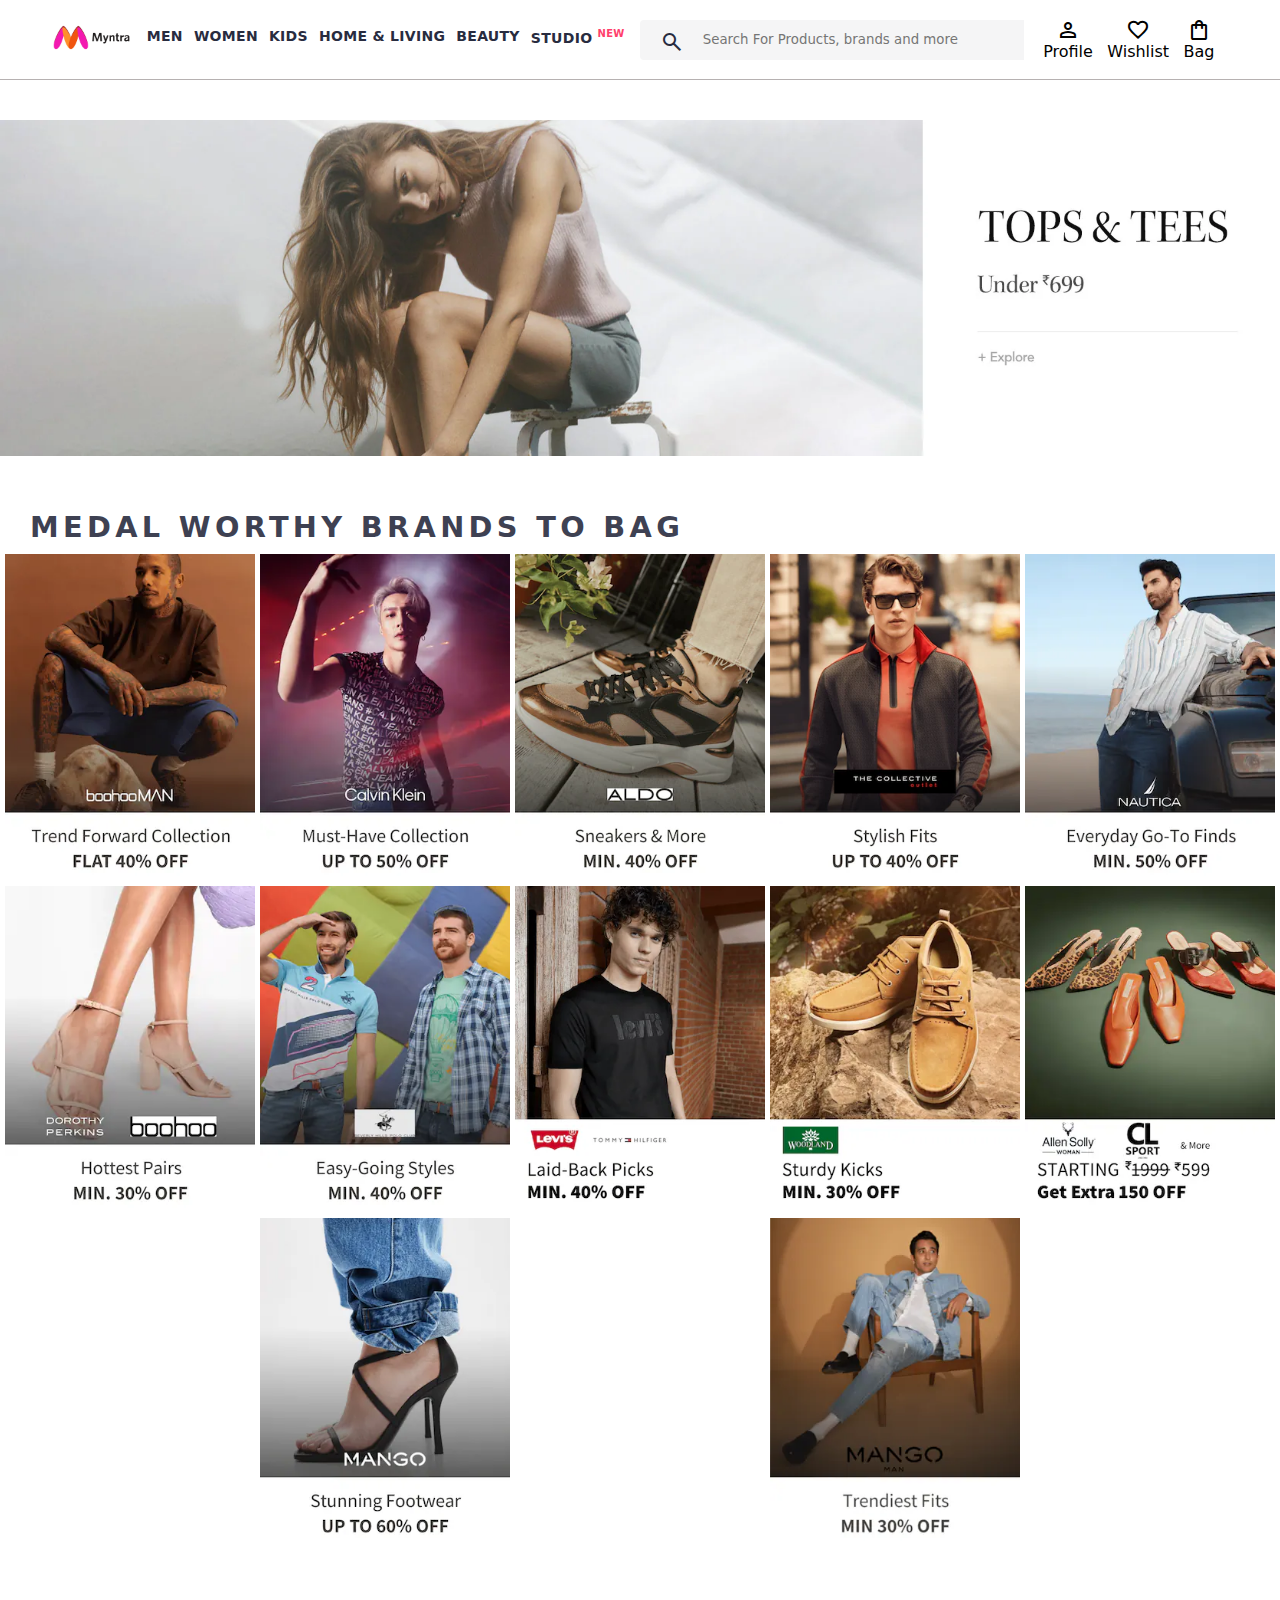
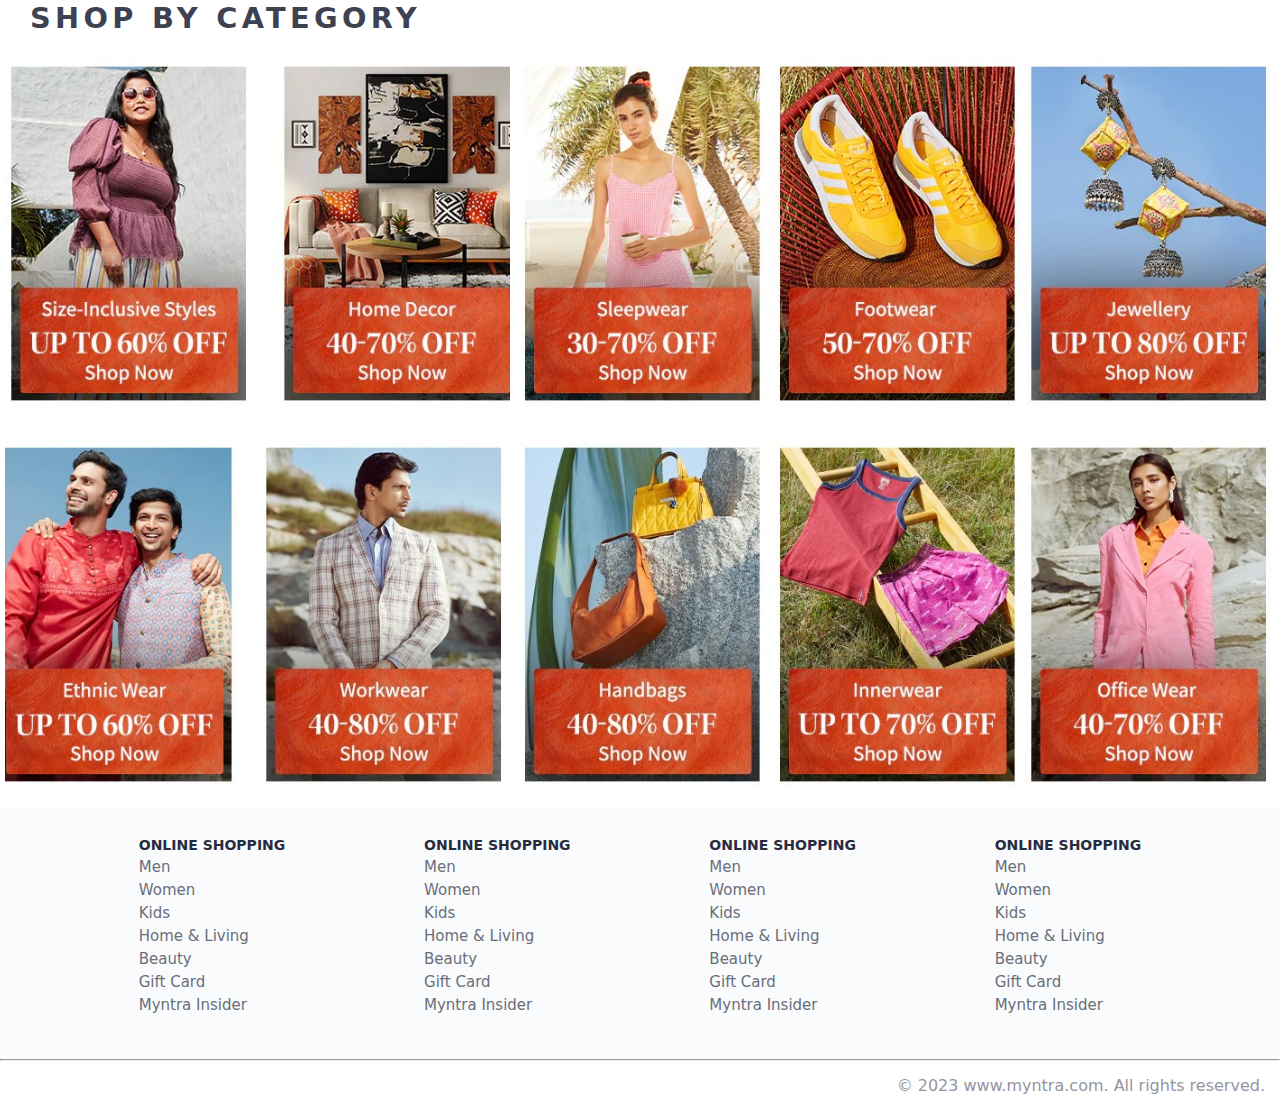
<file: index.html>
<!DOCTYPE html>
<html lang="en">
<head>
      <title>MYNTRA CLONE PROJECT</title>
      <link rel="stylesheet" href="index.css">
      <link rel="stylesheet" href="https://fonts.googleapis.com/css2?family=Material+Symbols+Outlined:opsz,wght,FILL,GRAD@20..48,100..700,0..1,-50..200" />
</head>
<body>
      <header>
            <div class="logo_container">
                  <a href="#"><img class="myntra_home" src="images/Myntra-Logo.png" alt="Myntra Home"></a>
            </div>
            <nav class="nav_bar">
                  <a href="#">Men</a>
                  <a href="#">Women</a>
                  <a href="#">Kids</a>
                  <a href="#">Home & Living</a>
                  <a href="#">Beauty</a>
                  <a href="#">Studio <sup>New</sup></a>
            </nav>
            <div class="search_bar">
                  <span class="material-symbols-outlined search_icon">search</span>
                  <input class="search_input" placeholder="  Search For Products, brands and more">
            </div>
            <div class="action_bar">
                  <div class="action_container">
                  <span class="material-symbols-outlined action_icon">person</span>
                  <span class="action_name">Profile</span>
                  </div>
  
              <div class="action_container">
                  <span class="material-symbols-outlined action_icon">favorite</span>
                  <span class="action_name">Wishlist</span>
              </div>
  
              <div class="action_container">
                  <span class="material-symbols-outlined action_icon">shopping_bag       
                  </span>
                  <span class="action_name">Bag</span>
              </div>
            </div>
      </header>
      <main>
            <div class="banner_container">
                  <img class="banner_image" src="images/banner.jpg" alt="Main banner">
            </div>
            <div class="category_heading">MEDAL WORTHY BRANDS TO BAG</div>
            <div class="category_items">
                  <a href="#"><img class="sale_item" src="images/offers/1.png"></a>
                  <a href="#"><img class="sale_item" src="images/offers/2.png"></a>
                  <a href="#"><img class="sale_item" src="images/offers/3.png"></a>
                  <a href="#"><img class="sale_item" src="images/offers/4.png"></a>
                  <a href="#"><img class="sale_item" src="images/offers/5.png"></a>
                  <a href="#"><img class="sale_item" src="images/offers/6.png"></a>
                  <a href="#"><img class="sale_item" src="images/offers/7.png"></a>
                  <a href="#"><img class="sale_item" src="images/offers/8.png"></a>
                  <a href="#"><img class="sale_item" src="images/offers/9.png"></a>
                  <a href="#"><img class="sale_item" src="images/offers/10.png"></a>
                  <a href="#"><img class="sale_item" src="images/offers/11.png"></a>
                  <a href="#"><img class="sale_item" src="images/offers/12.png"></a>
            </div>
            <div class="category_heading">SHOP BY CATEGORY</div>
            <div class="category_items">
                  <a href="#"><img class="sale_item" src="images/categories/1.jpg"></a>
                  <a href="#"><img class="sale_item" src="images/categories/2.jpg"></a>
                  <a href="#"><img class="sale_item" src="images/categories/3.jpg"></a>
                  <a href="#"><img class="sale_item" src="images/categories/4.jpg"></a>
                  <a href="#"><img class="sale_item" src="images/categories/5.jpg"></a>
                  <a href="#"><img class="sale_item" src="images/categories/6.jpg"></a>
                  <a href="#"><img class="sale_item" src="images/categories/7.jpg"></a>
                  <a href="#"><img class="sale_item" src="images/categories/8.jpg"></a>
                  <a href="#"><img class="sale_item" src="images/categories/9.jpg"></a>
                  <a href="#"><img class="sale_item" src="images/categories/10.jpg"></a>
            </div>
      </main>
      <footer>
            <div class="footer_container">
                  <div class="footer_column">
                  <h3>ONLINE SHOPPING</h3>
                  <a href="#">Men</a>
                  <a href="#">Women</a>
                  <a href="#">Kids</a>
                  <a href="#">Home & Living</a>
                  <a href="#">Beauty</a>
                  <a href="#">Gift Card</a>
                  <a href="#">Myntra Insider</a>
                  </div>
                  <div class="footer_column">
                        <h3>ONLINE SHOPPING</h3>
                        <a href="#">Men</a>
                        <a href="#">Women</a>
                        <a href="#">Kids</a>
                        <a href="#">Home & Living</a>
                        <a href="#">Beauty</a>
                        <a href="#">Gift Card</a>
                        <a href="#">Myntra Insider</a>
                        </div>
                        <div class="footer_column">
                              <h3>ONLINE SHOPPING</h3>
                              <a href="#">Men</a>
                              <a href="#">Women</a>
                              <a href="#">Kids</a>
                              <a href="#">Home & Living</a>
                              <a href="#">Beauty</a>
                              <a href="#">Gift Card</a>
                              <a href="#">Myntra Insider</a>
                              </div>
                              <div class="footer_column">
                                    <h3>ONLINE SHOPPING</h3>
                                    <a href="#">Men</a>
                                    <a href="#">Women</a>
                                    <a href="#">Kids</a>
                                    <a href="#">Home & Living</a>
                                    <a href="#">Beauty</a>
                                    <a href="#">Gift Card</a>
                                    <a href="#">Myntra Insider</a>
                                    </div>
            </div>
            <hr>
            <div class="copyright">© 2023 www.myntra.com. All rights reserved.</div>
      </footer>
</body>
</html>
</file>
<file: index.css>
* {
    margin: 0;
    padding: 0;
    font-family: system-ui, -apple-system, BlinkMacSystemFont, 'Segoe UI', Roboto, Helvetica ,Arial, sans-serif;
    box-sizing: border-box;
}
header {
    background-color: #ffffff;
    height: 80px;
    display: flex;
    justify-content: space-between;
    align-items: center;
    border-bottom: 1px solid #b6b1b1;
}
.myntra_home {
    height: 45px;
}
.logo_container {
    margin-left: 4%;
}
.action_bar {
    margin-right: 4%;
}
.nav_bar {
    display: flex;
    min-width: 500px;
    justify-content: space-evenly;
}
.nav_bar a {
    font-size: 14px;
    letter-spacing: .3px;
    color: #282c3f;
    font-weight: 700;
    text-transform: uppercase;
    text-decoration: none;
    padding: 28px 0;
    border-bottom: 5px solid #ffffff;
}
.nav_bar a:hover {
    border-bottom: 4px solid #f54e77;
}
.nav_bar a sup {
    color: #ff3f6c;
    font-size: 10px;
}
.search_bar {
    height: 40px;
    min-width: 200px;
    width: 30%;
    padding: 10px;
    display: flex;
    align-items: center;
    background-color: #f5f5f6;
    border-radius: 4px 0 0 4px;
}
.search_icon {
    box-sizing: content-box;
    height: 20px;
    padding: 10px;
    background-color: #f5f5f6;
    color: #282c3f;
    font-weight: 300;
}
.search_input {
    color: #696e79;
    background-color: #f5f5f6;
    flex-grow: 1;
    height: 40px;
    border: 0;
    border-radius: 0 4px 4px 0;
}
.action_bar {
    display: flex;
    min-width: 200px;
    justify-content: space-evenly;
}
.action_container {
    display: flex;
    flex-direction: column;
    align-items: center;
}

.banner_container {
    margin: 40px 0;
}
.banner_image {
    width: 100%;
}

.category_heading {
    text-transform: uppercase;
    color: #3e4152;
    letter-spacing: .15em;
    font-size: 1.8em;
    margin: 50px 0 10px 30px;
    max-height: 5em;
    font-weight: 700;
}

.category_items {
    display: flex;
    flex-wrap: wrap;
    justify-content: space-evenly;
}
.sale_item {
    width: 250px;
}

.footer_container {
    background-color: #fafbfc;
    padding: 30px 0px 40px 0px;
    display: flex;
    justify-content: space-evenly;
}
.footer_column {
    display: flex;
    flex-direction: column;
}

.footer_column h3 {
    color: #282c3f;
    font-size: 14px;
    margin-bottom: 5px;
}

.footer_column a {
    color: #696e79;
    display: block;
    font-size: 15px;
    text-decoration: none;
    padding-bottom: 5px;
}

.copyright {
    color: #94969f;
    text-align: end;
    padding: 15px;
}
</file>
